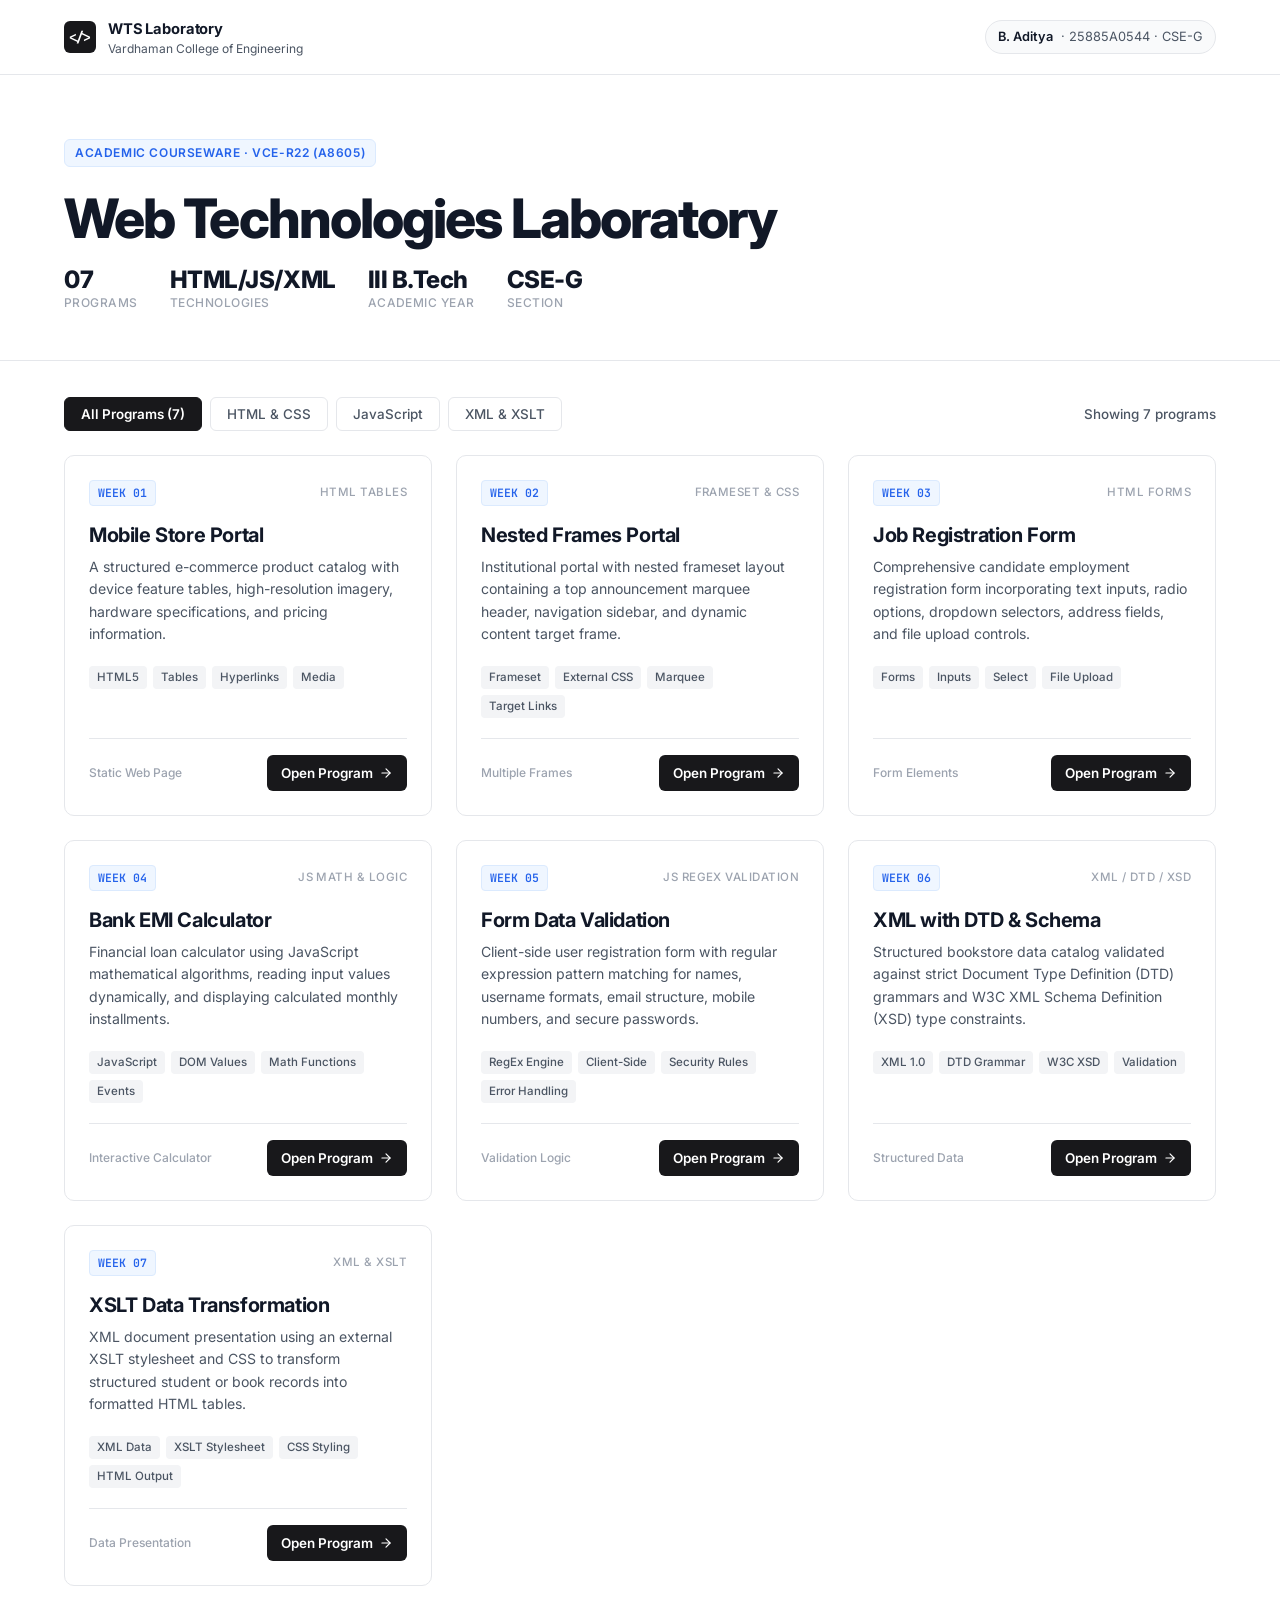
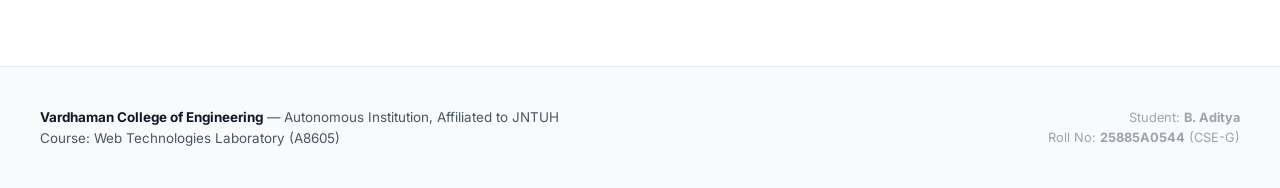
<file: lab-dashboard/index.html>
<!DOCTYPE html>
<html lang="en">
<head>
    <meta charset="UTF-8">
    <meta name="viewport" content="width=device-width, initial-scale=1.0">
    <title>Web Technologies Laboratory — M. Charan Chandra</title>
    <link rel="preconnect" href="https://fonts.googleapis.com">
    <link rel="preconnect" href="https://fonts.gstatic.com" crossorigin>
    <link href="https://fonts.googleapis.com/css2?family=Inter:wght@400;500;600;700;800&family=JetBrains+Mono:wght@400;500;600;700&display=swap" rel="stylesheet">
    <link rel="stylesheet" href="style.css">
</head>
<body>

    <!-- TOPBAR -->
    <header class="header">
        <div class="header-inner">
            <a href="#" class="brand">
                <div class="brand-logo">&lt;/&gt;</div>
                <div>
                    <span class="brand-title">WTS Laboratory</span>
                    <span class="brand-sub">Vardhaman College of Engineering</span>
                </div>
            </a>
            <div class="student-pill">
                <strong>B. Aditya</strong> <span>· 25885A0544 · CSE-G</span>
            </div>
        </div>
    </header>

    <!-- HERO -->
    <section class="hero-wrapper">
        <div class="hero">
            <div class="hero-tag">Academic Courseware · VCE-R22 (A8605)</div>
            <h1>Web Technologies Laboratory</h1>
            <div class="meta-stats">
                <div class="stat-item">
                    <span class="stat-num">07</span>
                    <span class="stat-lbl">Programs</span>
                </div>
                <div class="stat-item">
                    <span class="stat-num">HTML/JS/XML</span>
                    <span class="stat-lbl">Technologies</span>
                </div>
                <div class="stat-item">
                    <span class="stat-num">III B.Tech</span>
                    <span class="stat-lbl">Academic Year</span>
                </div>
                <div class="stat-item">
                    <span class="stat-num">CSE-G</span>
                    <span class="stat-lbl">Section</span>
                </div>
            </div>
        </div>
    </section>

    <!-- CONTROLS & FILTER -->
    <div class="controls-wrap">
        <div class="filters">
            <button class="filter-btn active" onclick="setFilter('all', this)">All Programs (7)</button>
            <button class="filter-btn" onclick="setFilter('html-css', this)">HTML &amp; CSS</button>
            <button class="filter-btn" onclick="setFilter('javascript', this)">JavaScript</button>
            <button class="filter-btn" onclick="setFilter('xml', this)">XML &amp; XSLT</button>
        </div>
        <div class="programs-count" id="countText">Showing 7 programs</div>
    </div>

    <!-- CARDS GRID -->
    <main class="grid-section">
        <div class="cards-grid">

            <!-- WEEK 1 -->
            <article class="program-card" data-category="html-css">
                <div class="card-content">
                    <div class="card-header">
                        <span class="week-badge">WEEK 01</span>
                        <span class="tech-badge">HTML Tables</span>
                    </div>
                    <h2 class="card-title">Mobile Store Portal</h2>
                    <p class="card-desc">
                        A structured e-commerce product catalog with device feature tables, high-resolution imagery, hardware specifications, and pricing information.
                    </p>
                    <div class="tags-list">
                        <span class="tag">HTML5</span>
                        <span class="tag">Tables</span>
                        <span class="tag">Hyperlinks</span>
                        <span class="tag">Media</span>
                    </div>
                </div>
                <div class="card-action">
                    <span class="card-meta-text">Static Web Page</span>
                    <a href="lab-programs/week1.html" target="_blank" class="btn-open">
                        <span>Open Program</span>
                        <svg viewBox="0 0 24 24" fill="none" stroke="currentColor" stroke-width="2" stroke-linecap="round" stroke-linejoin="round"><path d="M5 12h14"/><path d="m12 5 7 7-7 7"/></svg>
                    </a>
                </div>
            </article>

            <!-- WEEK 2 -->
            <article class="program-card" data-category="html-css">
                <div class="card-content">
                    <div class="card-header">
                        <span class="week-badge">WEEK 02</span>
                        <span class="tech-badge">Frameset &amp; CSS</span>
                    </div>
                    <h2 class="card-title">Nested Frames Portal</h2>
                    <p class="card-desc">
                        Institutional portal with nested frameset layout containing a top announcement marquee header, navigation sidebar, and dynamic content target frame.
                    </p>
                    <div class="tags-list">
                        <span class="tag">Frameset</span>
                        <span class="tag">External CSS</span>
                        <span class="tag">Marquee</span>
                        <span class="tag">Target Links</span>
                    </div>
                </div>
                <div class="card-action">
                    <span class="card-meta-text">Multiple Frames</span>
                    <a href="lab-programs/week2/home.html" target="_blank" class="btn-open">
                        <span>Open Program</span>
                        <svg viewBox="0 0 24 24" fill="none" stroke="currentColor" stroke-width="2" stroke-linecap="round" stroke-linejoin="round"><path d="M5 12h14"/><path d="m12 5 7 7-7 7"/></svg>
                    </a>
                </div>
            </article>

            <!-- WEEK 3 -->
            <article class="program-card" data-category="html-css">
                <div class="card-content">
                    <div class="card-header">
                        <span class="week-badge">WEEK 03</span>
                        <span class="tech-badge">HTML Forms</span>
                    </div>
                    <h2 class="card-title">Job Registration Form</h2>
                    <p class="card-desc">
                        Comprehensive candidate employment registration form incorporating text inputs, radio options, dropdown selectors, address fields, and file upload controls.
                    </p>
                    <div class="tags-list">
                        <span class="tag">Forms</span>
                        <span class="tag">Inputs</span>
                        <span class="tag">Select</span>
                        <span class="tag">File Upload</span>
                    </div>
                </div>
                <div class="card-action">
                    <span class="card-meta-text">Form Elements</span>
                    <a href="lab-programs/week3.html" target="_blank" class="btn-open">
                        <span>Open Program</span>
                        <svg viewBox="0 0 24 24" fill="none" stroke="currentColor" stroke-width="2" stroke-linecap="round" stroke-linejoin="round"><path d="M5 12h14"/><path d="m12 5 7 7-7 7"/></svg>
                    </a>
                </div>
            </article>

            <!-- WEEK 4 -->
            <article class="program-card" data-category="javascript">
                <div class="card-content">
                    <div class="card-header">
                        <span class="week-badge">WEEK 04</span>
                        <span class="tech-badge">JS Math &amp; Logic</span>
                    </div>
                    <h2 class="card-title">Bank EMI Calculator</h2>
                    <p class="card-desc">
                        Financial loan calculator using JavaScript mathematical algorithms, reading input values dynamically, and displaying calculated monthly installments.
                    </p>
                    <div class="tags-list">
                        <span class="tag">JavaScript</span>
                        <span class="tag">DOM Values</span>
                        <span class="tag">Math Functions</span>
                        <span class="tag">Events</span>
                    </div>
                </div>
                <div class="card-action">
                    <span class="card-meta-text">Interactive Calculator</span>
                    <a href="lab-programs/week4.html" target="_blank" class="btn-open">
                        <span>Open Program</span>
                        <svg viewBox="0 0 24 24" fill="none" stroke="currentColor" stroke-width="2" stroke-linecap="round" stroke-linejoin="round"><path d="M5 12h14"/><path d="m12 5 7 7-7 7"/></svg>
                    </a>
                </div>
            </article>

            <!-- WEEK 5 -->
            <article class="program-card" data-category="javascript">
                <div class="card-content">
                    <div class="card-header">
                        <span class="week-badge">WEEK 05</span>
                        <span class="tech-badge">JS Regex Validation</span>
                    </div>
                    <h2 class="card-title">Form Data Validation</h2>
                    <p class="card-desc">
                        Client-side user registration form with regular expression pattern matching for names, username formats, email structure, mobile numbers, and secure passwords.
                    </p>
                    <div class="tags-list">
                        <span class="tag">RegEx Engine</span>
                        <span class="tag">Client-Side</span>
                        <span class="tag">Security Rules</span>
                        <span class="tag">Error Handling</span>
                    </div>
                </div>
                <div class="card-action">
                    <span class="card-meta-text">Validation Logic</span>
                    <a href="lab-programs/week5.html" target="_blank" class="btn-open">
                        <span>Open Program</span>
                        <svg viewBox="0 0 24 24" fill="none" stroke="currentColor" stroke-width="2" stroke-linecap="round" stroke-linejoin="round"><path d="M5 12h14"/><path d="m12 5 7 7-7 7"/></svg>
                    </a>
                </div>
            </article>

            <!-- WEEK 6 -->
            <article class="program-card" data-category="xml">
                <div class="card-content">
                    <div class="card-header">
                        <span class="week-badge">WEEK 06</span>
                        <span class="tech-badge">XML / DTD / XSD</span>
                    </div>
                    <h2 class="card-title">XML with DTD &amp; Schema</h2>
                    <p class="card-desc">
                        Structured bookstore data catalog validated against strict Document Type Definition (DTD) grammars and W3C XML Schema Definition (XSD) type constraints.
                    </p>
                    <div class="tags-list">
                        <span class="tag">XML 1.0</span>
                        <span class="tag">DTD Grammar</span>
                        <span class="tag">W3C XSD</span>
                        <span class="tag">Validation</span>
                    </div>
                </div>
                <div class="card-action">
                    <span class="card-meta-text">Structured Data</span>
                    <a href="lab-programs/week6.html" target="_blank" class="btn-open">
                        <span>Open Program</span>
                        <svg viewBox="0 0 24 24" fill="none" stroke="currentColor" stroke-width="2" stroke-linecap="round" stroke-linejoin="round"><path d="M5 12h14"/><path d="m12 5 7 7-7 7"/></svg>
                    </a>
                </div>
            </article>

            <!-- WEEK 7 -->
            <article class="program-card" data-category="xml">
                <div class="card-content">
                    <div class="card-header">
                        <span class="week-badge">WEEK 07</span>
                        <span class="tech-badge">XML &amp; XSLT</span>
                    </div>
                    <h2 class="card-title">XSLT Data Transformation</h2>
                    <p class="card-desc">
                        XML document presentation using an external XSLT stylesheet and CSS to transform structured student or book records into formatted HTML tables.
                    </p>
                    <div class="tags-list">
                        <span class="tag">XML Data</span>
                        <span class="tag">XSLT Stylesheet</span>
                        <span class="tag">CSS Styling</span>
                        <span class="tag">HTML Output</span>
                    </div>
                </div>
                <div class="card-action">
                    <span class="card-meta-text">Data Presentation</span>
                    <a href="lab-programs/week7.html" target="_blank" class="btn-open">
                        <span>Open Program</span>
                        <svg viewBox="0 0 24 24" fill="none" stroke="currentColor" stroke-width="2" stroke-linecap="round" stroke-linejoin="round"><path d="M5 12h14"/><path d="m12 5 7 7-7 7"/></svg>
                    </a>
                </div>
            </article>

        </div>
    </main>

    <!-- FOOTER -->
    <footer class="footer">
        <div class="footer-inner">
            <div class="footer-left">
                <strong>Vardhaman College of Engineering</strong> — Autonomous Institution, Affiliated to JNTUH<br>
                Course: Web Technologies Laboratory (A8605)
            </div>
            <div class="footer-right">
                Student: <strong>B. Aditya</strong><br>
                Roll No: <strong>25885A0544</strong> (CSE-G)
            </div>
        </div>
    </footer>

    <!-- INTERACTIVE FILTER SCRIPT -->
    <script>
        function setFilter(cat, btn) {
            document.querySelectorAll('.filter-btn').forEach(b => b.classList.remove('active'));
            btn.classList.add('active');

            const cards = document.querySelectorAll('.program-card');
            let visibleCount = 0;

            cards.forEach(card => {
                const category = card.getAttribute('data-category');
                if (cat === 'all' || category === cat) {
                    card.style.display = 'flex';
                    visibleCount++;
                } else {
                    card.style.display = 'none';
                }
            });

            document.getElementById('countText').textContent = `Showing ${visibleCount} program${visibleCount === 1 ? '' : 's'}`;
        }
    </script>

</body>
</html>
</file>
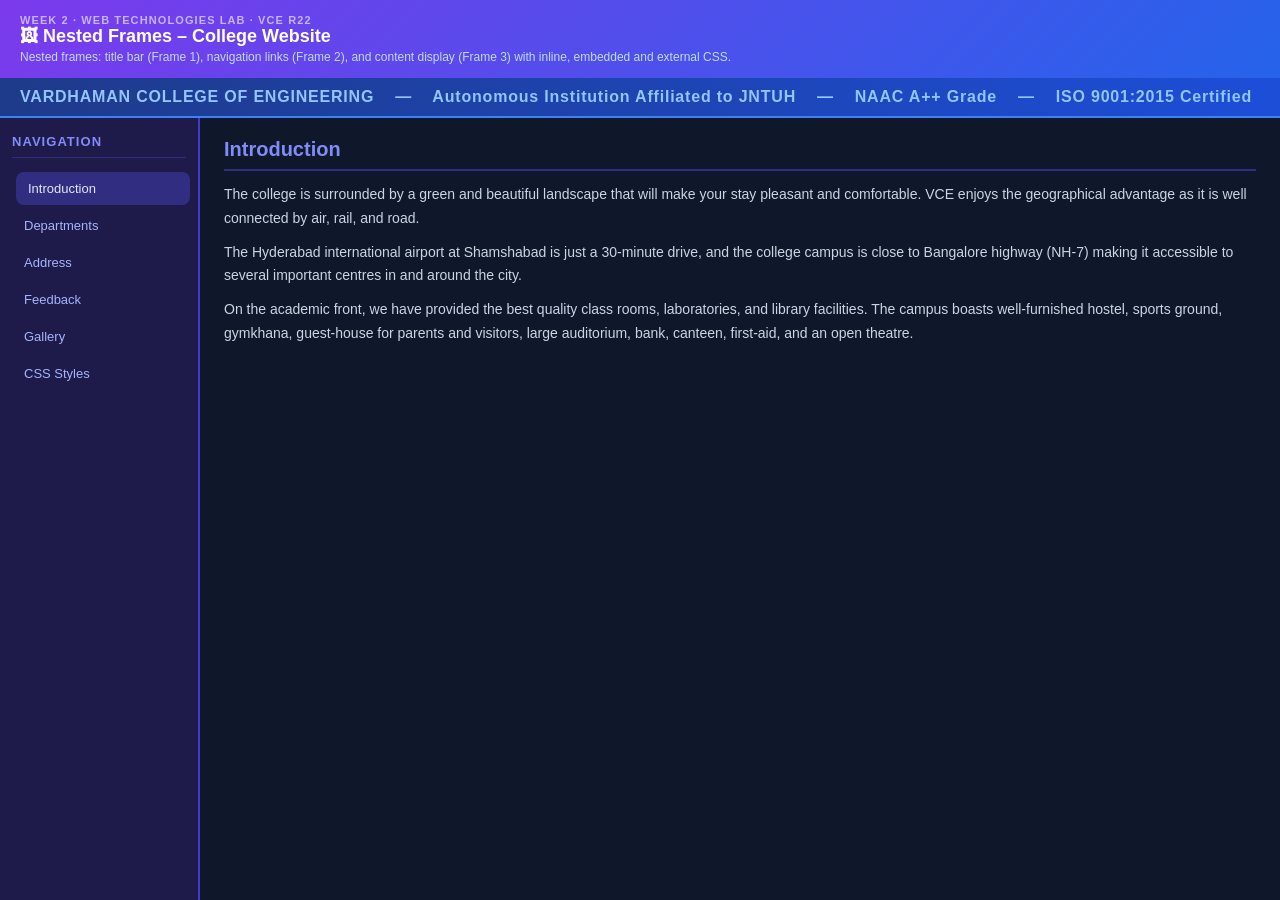
<file: lab-dashboard/lab-programs/week2.html>
<!DOCTYPE html>
<html lang="en">
<head>
  <meta charset="UTF-8">
  <meta name="viewport" content="width=device-width, initial-scale=1.0">
  <title>Week 2 – Nested Frames | WTS Lab</title>
  <style>
    * { margin: 0; padding: 0; box-sizing: border-box; }
    body {
      font-family: 'Segoe UI', Arial, sans-serif;
      background: #0f172a;
      color: #e2e8f0;
      min-height: 100vh;
      padding: 0;
      display: flex;
      flex-direction: column;
    }

    /* Lab header */
    .lab-header {
      background: linear-gradient(135deg, #7c3aed, #2563eb);
      color: #fff;
      padding: 14px 20px;
      flex-shrink: 0;
    }
    .lab-header .week-tag { font-size: 11px; font-weight: 700; text-transform: uppercase; letter-spacing: 0.1em; color: #c4b5fd; }
    .lab-header h1 { font-size: 18px; font-weight: 700; }
    .lab-header p  { font-size: 12px; color: #bfdbfe; margin-top: 3px; }

    /* Title bar (Frame 1 equivalent) */
    .title-bar {
      background: linear-gradient(90deg, #1e3a8a, #1d4ed8);
      padding: 10px 20px;
      border-bottom: 2px solid #3b82f6;
      flex-shrink: 0;
    }
    .marquee-text {
      font-size: 16px;
      font-weight: 700;
      color: #93c5fd;
      letter-spacing: 0.05em;
      display: inline-block;
      animation: scrollText 18s linear infinite;
      white-space: nowrap;
    }
    @keyframes scrollText {
      0%   { transform: translateX(100vw); }
      100% { transform: translateX(-100%); }
    }

    /* Main frame layout */
    .frame-layout {
      flex: 1;
      display: flex;
      overflow: hidden;
      min-height: 400px;
    }

    /* Frame 2 – Sidebar Nav */
    .nav-frame {
      width: 200px;
      background: #1e1b4b;
      padding: 16px 12px;
      border-right: 2px solid #4338ca;
      flex-shrink: 0;
    }
    .nav-frame h2 {
      font-size: 13px;
      font-weight: 700;
      text-transform: uppercase;
      letter-spacing: 0.08em;
      color: #818cf8;
      margin-bottom: 14px;
      padding-bottom: 8px;
      border-bottom: 1px solid #312e81;
    }
    .nav-frame ul { list-style: none; }
    .nav-frame li { margin-bottom: 4px; }
    .nav-frame a {
      display: block;
      padding: 9px 12px;
      border-radius: 8px;
      color: #a5b4fc;
      font-size: 13px;
      font-weight: 500;
      text-decoration: none;
      cursor: pointer;
      transition: background 0.18s, color 0.18s, transform 0.15s;
    }
    .nav-frame a:hover,
    .nav-frame a.active { background: #312e81; color: #e0e7ff; transform: translateX(4px); }

    /* Frame 3 – Content */
    .content-frame {
      flex: 1;
      padding: 20px 24px;
      overflow-y: auto;
      background: #0f172a;
    }

    /* Content styles */
    .content-pane { display: none; }
    .content-pane.active { display: block; }

    .content-pane h2 {
      font-size: 20px;
      font-weight: 700;
      color: #818cf8;
      margin-bottom: 12px;
      padding-bottom: 8px;
      border-bottom: 2px solid #312e81;
    }
    .content-pane p { font-size: 14px; line-height: 1.7; color: #cbd5e1; margin-bottom: 10px; }

    /* Departments table */
    .dept-table {
      width: 100%;
      border-collapse: collapse;
      background: #1e293b;
      border-radius: 10px;
      overflow: hidden;
      box-shadow: 0 4px 12px rgba(0,0,0,0.3);
    }
    .dept-table th {
      background: #312e81;
      color: #e0e7ff;
      padding: 12px 16px;
      font-size: 13px;
      font-weight: 600;
      text-align: left;
    }
    .dept-table td { padding: 10px 16px; font-size: 13px; color: #cbd5e1; border-bottom: 1px solid #1e3a5f; }
    .dept-table tr:hover td { background: #1e3a8a20; }

    /* Address */
    .address-card {
      background: #1e293b;
      border-radius: 10px;
      padding: 16px 20px;
      border-left: 4px solid #6366f1;
    }
    .address-card p { margin-bottom: 6px; font-size: 13px; color: #94a3b8; }
    .address-card a { color: #818cf8; text-decoration: none; }

    /* Feedback */
    .feedback-card {
      background: #1e293b;
      border-radius: 10px;
      padding: 16px 20px;
      border-left: 4px solid #22d3ee;
    }
    .feedback-card a { color: #22d3ee; }

    /* Gallery */
    .gallery { display: flex; gap: 12px; flex-wrap: wrap; }
    .gallery-item {
      width: 120px; height: 80px;
      background: linear-gradient(135deg, #312e81, #1e3a8a);
      border-radius: 8px;
      display: flex;
      align-items: center;
      justify-content: center;
      font-size: 28px;
      box-shadow: 0 3px 10px rgba(0,0,0,0.3);
    }

    /* CSS info */
    .css-demo {
      display: grid;
      grid-template-columns: repeat(auto-fit, minmax(160px, 1fr));
      gap: 12px;
      margin-top: 10px;
    }
    .css-card {
      padding: 14px;
      border-radius: 10px;
      background: #1e293b;
      border: 1px solid #312e81;
      font-size: 12px;
    }
    .css-card h3 { font-size: 13px; font-weight: 700; margin-bottom: 6px; }
    .css-card.inline h3 { color: #f59e0b; }
    .css-card.embedded h3 { color: #10b981; }
    .css-card.external h3 { color: #6366f1; }
    .css-card p { color: #94a3b8; line-height: 1.6; }
  </style>
</head>
<body>

  <div class="lab-header">
    <div class="week-tag">Week 2 · Web Technologies Lab · VCE R22</div>
    <h1>🖼 Nested Frames – College Website</h1>
    <p>Nested frames: title bar (Frame 1), navigation links (Frame 2), and content display (Frame 3) with inline, embedded and external CSS.</p>
  </div>

  <!-- Frame 1: Title -->
  <div class="title-bar">
    <div style="overflow:hidden">
      <span class="marquee-text">VARDHAMAN COLLEGE OF ENGINEERING &nbsp;&nbsp;&nbsp;—&nbsp;&nbsp;&nbsp; Autonomous Institution Affiliated to JNTUH &nbsp;&nbsp;&nbsp;—&nbsp;&nbsp;&nbsp; NAAC A++ Grade &nbsp;&nbsp;&nbsp;—&nbsp;&nbsp;&nbsp; ISO 9001:2015 Certified &nbsp;&nbsp;&nbsp;&nbsp;</span>
    </div>
  </div>

  <!-- Frame Layout -->
  <div class="frame-layout">

    <!-- Frame 2: Navigation -->
    <nav class="nav-frame">
      <h2>Navigation</h2>
      <ul>
        <li><a onclick="showPane('intro')" class="active" id="lnk-intro">Introduction</a></li>
        <li><a onclick="showPane('dept')"  id="lnk-dept">Departments</a></li>
        <li><a onclick="showPane('addr')"  id="lnk-addr">Address</a></li>
        <li><a onclick="showPane('feed')"  id="lnk-feed">Feedback</a></li>
        <li><a onclick="showPane('gall')"  id="lnk-gall">Gallery</a></li>
        <li><a onclick="showPane('css')"   id="lnk-css">CSS Styles</a></li>
      </ul>
    </nav>

    <!-- Frame 3: Content -->
    <main class="content-frame">

      <div class="content-pane active" id="pane-intro">
        <h2>Introduction</h2>
        <p>The college is surrounded by a green and beautiful landscape that will make your stay pleasant and comfortable. VCE enjoys the geographical advantage as it is well connected by air, rail, and road.</p>
        <p>The Hyderabad international airport at Shamshabad is just a 30-minute drive, and the college campus is close to Bangalore highway (NH-7) making it accessible to several important centres in and around the city.</p>
        <p>On the academic front, we have provided the best quality class rooms, laboratories, and library facilities. The campus boasts well-furnished hostel, sports ground, gymkhana, guest-house for parents and visitors, large auditorium, bank, canteen, first-aid, and an open theatre.</p>
      </div>

      <div class="content-pane" id="pane-dept">
        <h2>Departments</h2>
        <table class="dept-table">
          <tr><th>Dept Code</th><th>Department Name</th></tr>
          <tr><td>01</td><td>Computer Science &amp; Engineering (CSE)</td></tr>
          <tr><td>02</td><td>Electronics &amp; Communication Engg (ECE)</td></tr>
          <tr><td>03</td><td>Electrical &amp; Electronics Engg (EEE)</td></tr>
          <tr><td>04</td><td>Information Technology (IT)</td></tr>
          <tr><td>05</td><td>Mechanical Engineering (MECH)</td></tr>
          <tr><td>06</td><td>Aeronautical Engineering (AERO)</td></tr>
        </table>
      </div>

      <div class="content-pane" id="pane-addr">
        <h2>Address</h2>
        <div class="address-card">
          <p>📍 Kacharam, Shamshabad, Hyderabad – 501218</p>
          <p>🌐 Telangana, India</p>
          <p>📞 +91 8688901557</p>
          <p>🌍 <a href="https://www.vardhaman.org" target="_blank">www.vardhaman.org</a></p>
        </div>
      </div>

      <div class="content-pane" id="pane-feed">
        <h2>Feedback</h2>
        <div class="feedback-card">
          <p>We value your feedback! Please share your thoughts and suggestions.</p>
          <p>📧 Email us at: <a href="mailto:info@vardhaman.org">info@vardhaman.org</a></p>
          <p style="margin-top:10px;color:#94a3b8;font-size:12px;">Your feedback helps us improve and serve you better.</p>
        </div>
      </div>

      <div class="content-pane" id="pane-gall">
        <h2>Gallery</h2>
        <p style="margin-bottom:12px;font-size:13px;color:#94a3b8;">College Campus Views</p>
        <div class="gallery">
          <div class="gallery-item">🏛️</div>
          <div class="gallery-item">🔬</div>
          <div class="gallery-item">📚</div>
          <div class="gallery-item">🏟️</div>
          <div class="gallery-item">🏠</div>
          <div class="gallery-item">🌳</div>
        </div>
      </div>

      <div class="content-pane" id="pane-css">
        <h2>CSS Styling Methods</h2>
        <p style="margin-bottom:12px;font-size:13px;color:#94a3b8;">This page demonstrates all three types of CSS styling.</p>
        <div class="css-demo">
          <div class="css-card inline">
            <h3>Inline CSS</h3>
            <p>Applied directly on HTML elements using the <code>style=""</code> attribute. Highest specificity.</p>
          </div>
          <div class="css-card embedded">
            <h3>Embedded CSS</h3>
            <p>Written inside a <code>&lt;style&gt;</code> tag in the <code>&lt;head&gt;</code> section. Applies to the current page.</p>
          </div>
          <div class="css-card external">
            <h3>External CSS</h3>
            <p>Linked via <code>&lt;link rel="stylesheet"&gt;</code>. Best for reusability and maintainability across pages.</p>
          </div>
        </div>
      </div>

    </main>
  </div>

  <script>
    function showPane(id) {
      document.querySelectorAll('.content-pane').forEach(p => p.classList.remove('active'));
      document.querySelectorAll('.nav-frame a').forEach(a => a.classList.remove('active'));
      document.getElementById('pane-' + id).classList.add('active');
      document.getElementById('lnk-' + id).classList.add('active');
    }
  </script>

</body>
</html>
</file>
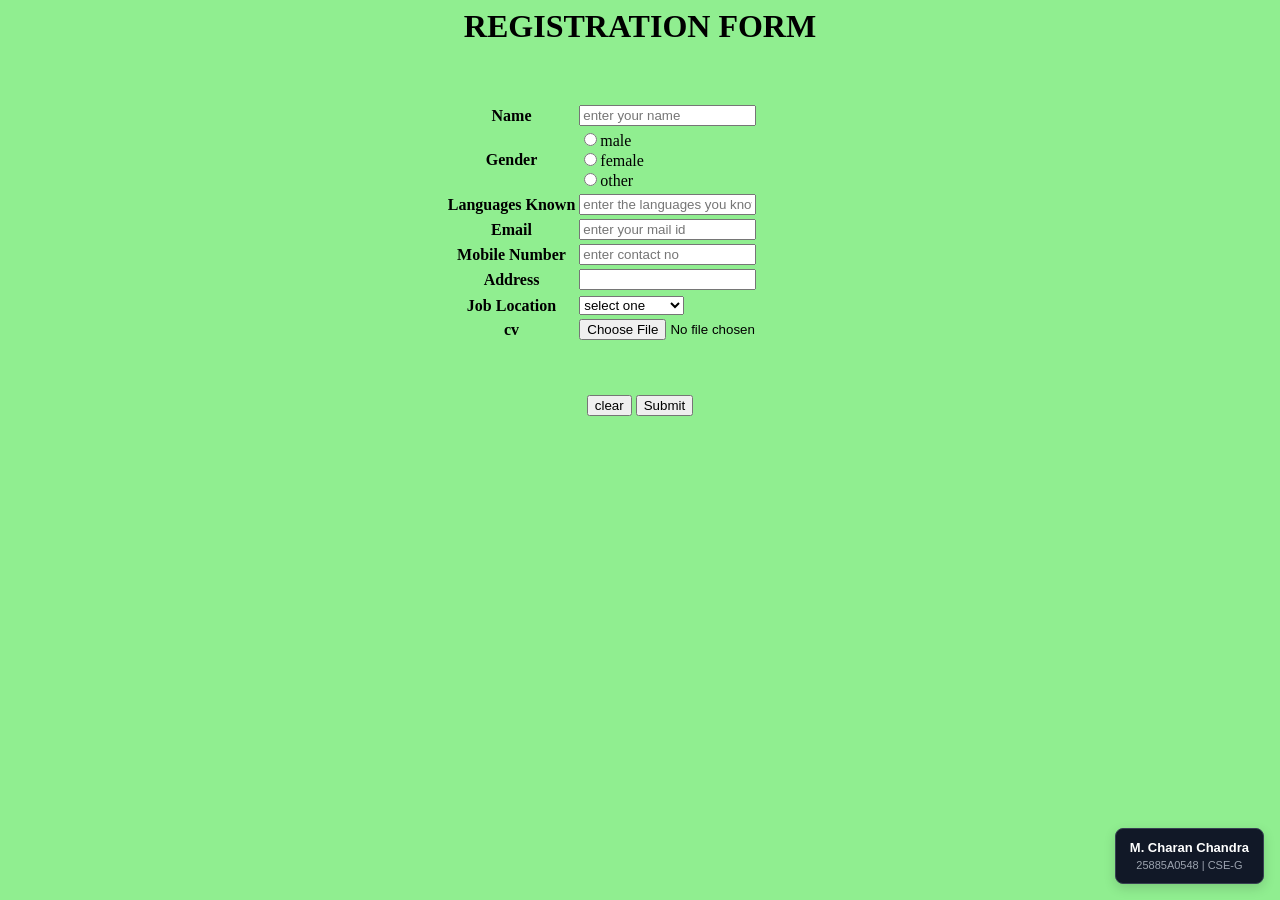
<file: lab-dashboard/lab-programs/week3.html>
<html>
<body style="background-color: lightgreen" align="center">
<center>
<h1>REGISTRATION FORM</h1>
<br><br>
<form>
<table>
<tr>
<th>Name</th>
<td><input type="text" placeholder="enter your name" required></td>
</tr>
<tr>
<th>Gender</th>
<td><input type="radio" name="gender" required>male<br>
<input type="radio" name="gender" required>female<br>
<input type="radio" name="gender" required>other<br></td></tr>
<tr>
<th>Languages Known</th>
<td><input type="text" placeholder="enter the languages you known" required></td>
</tr>
<tr>
<th>Email</th>
<td><input type="email" placeholder="enter your mail id" required></td></tr>
<th>Mobile Number</th>
<td><input type="text" placeholder="enter contact no" required></td></tr>
<th>Address</th>
<td><input type="text" required></td>
<tr>
<tr>
<th>Job Location</th>
<td>
<select required>
<option>select one</option>
<option>HYDERABAD</option>
<option>BANGLORE</option>
<option>DELHI</option>
<option>MUMBAI</option>
</SELECT>
</td></tr>
<tr>
<th>cv</th>
<td><input type="file" name="filename" required></td></tr>
</table>
</form><br><br>
<form>
<input type="reset" value="clear">
<input type="submit" form action="S2.html">
</form>
</center>
<div style="position: fixed; bottom: 16px; right: 16px; background: #111827; color: #fff; padding: 10px 14px; border-radius: 8px; font-family: 'Inter', sans-serif; font-size: 13px; box-shadow: 0 4px 12px rgba(0,0,0,0.15); z-index: 9999; border: 1px solid #374151; line-height: 1.4;">
    <strong style="font-weight: 600;">M. Charan Chandra</strong><br>
    <span style="color: #9ca3af; font-size: 11px;">25885A0548 | CSE-G</span>
</div>
</body>
</html>
</file>
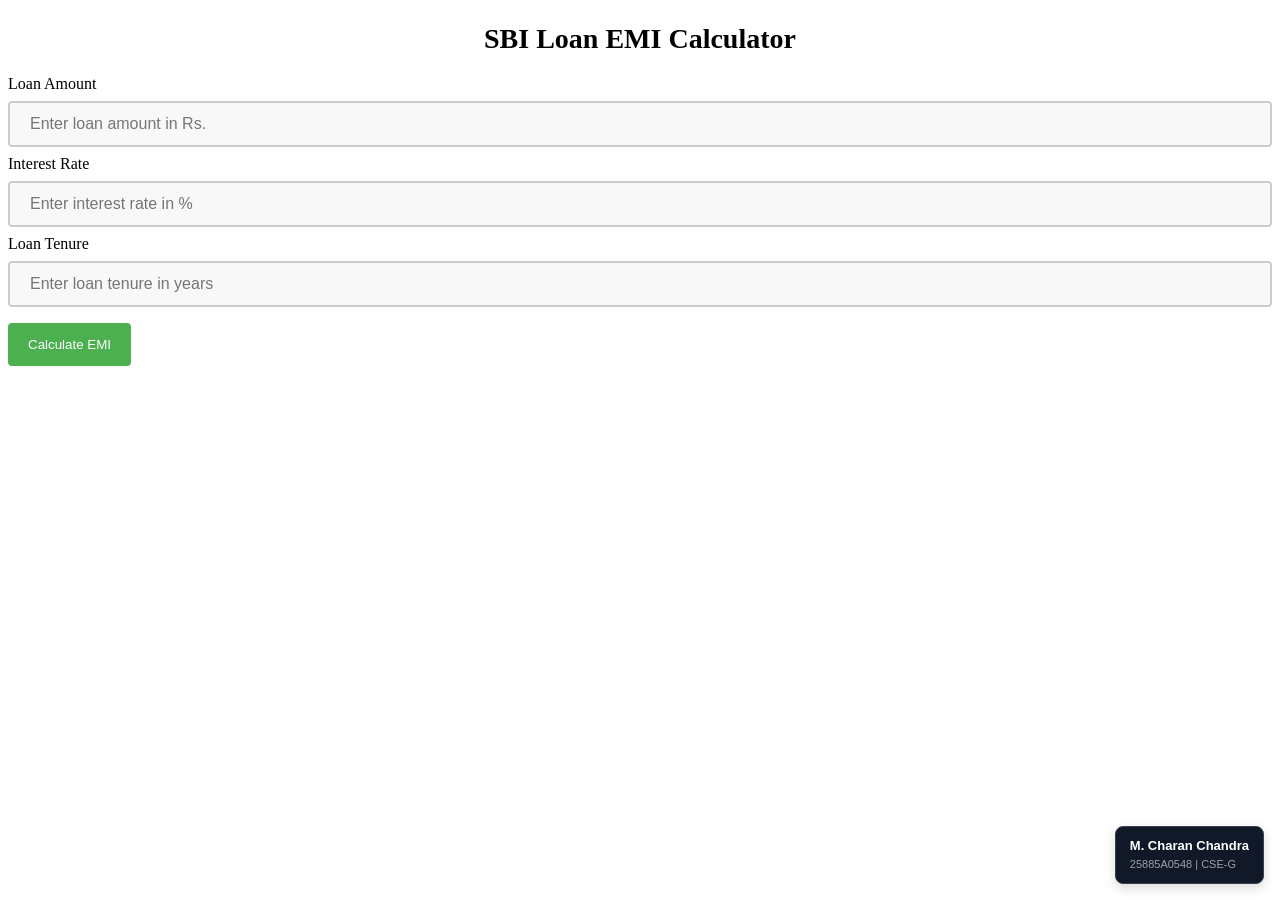
<file: lab-dashboard/lab-programs/week4.html>
<!DOCTYPE html>
<html>
<head>
 <title>SBI Loan EMI Calculator</title>
 <style>
 input[type=number]
 {
 width: 100%;
 padding: 12px 20px;
 margin: 8px 0;
 box-sizing: border-box;
 border: 2px solid #ccc;
 border-radius: 4px;
 background-color: #f8f8f8;
 font-size: 16px;
}
 input[type=submit]
 {
 background-color: #4CAF50;
 color: white; padding: 14px 20px;
 margin: 8px 0;
 border: none;
 border-radius: 4px;
 cursor: pointer;
 }
  h2
{
 text-align: center;
 font-size: 28px;
 margin-bottom: 20px;
}
 </style>
 <script>
 function calculateEMI()
 {
 var loanAmount = document.getElementById("loan-amount").value;
 var interestRate = document.getElementById("interest-rate").value;
 var loanTenure = document.getElementById("loan-tenure").value;
 var monthlyInterestRate = interestRate / (12 * 100);
 var numberOfPayments = loanTenure * 12;
 var emi = (loanAmount * monthlyInterestRate * Math.pow(1 + monthlyInterestRate, numberOfPayments)) / (Math.pow(1 + monthlyInterestRate, numberOfPayments) - 1);
 var emiText = "Your monthly EMI is Rs. " + emi.toFixed(2);
 document.getElementById("emi-result").innerHTML = emiText;
 }
 </script>
</head>
<body>
 <h2>SBI Loan EMI Calculator</h2>
 <div>
 <label for="loan-amount">Loan Amount</label>
 <input type="number" id="loan-amount" name="loan-amount"
   placeholder="Enter loan amount in Rs.">
 <label for="interest-rate">Interest Rate</label>
 <input type="number" id="interest-rate" name="interest-rate" placeholder="Enter interest rate in %">
 <label for="loan-tenure">Loan Tenure</label>
 <input type="number" id="loan-tenure" name="loan-tenure" placeholder="Enter loan tenure in years">
 <input type="submit" value="Calculate EMI" onclick="calculateEMI()">
 <p id="emi-result"></p>
 </div>
 <div style="position: fixed; bottom: 16px; right: 16px; background: #111827; color: #fff; padding: 10px 14px; border-radius: 8px; font-family: 'Inter', sans-serif; font-size: 13px; box-shadow: 0 4px 12px rgba(0,0,0,0.15); z-index: 9999; border: 1px solid #374151; line-height: 1.4;">
    <strong style="font-weight: 600;">M. Charan Chandra</strong><br>
    <span style="color: #9ca3af; font-size: 11px;">25885A0548 | CSE-G</span>
</div>
</body></html>
</file>
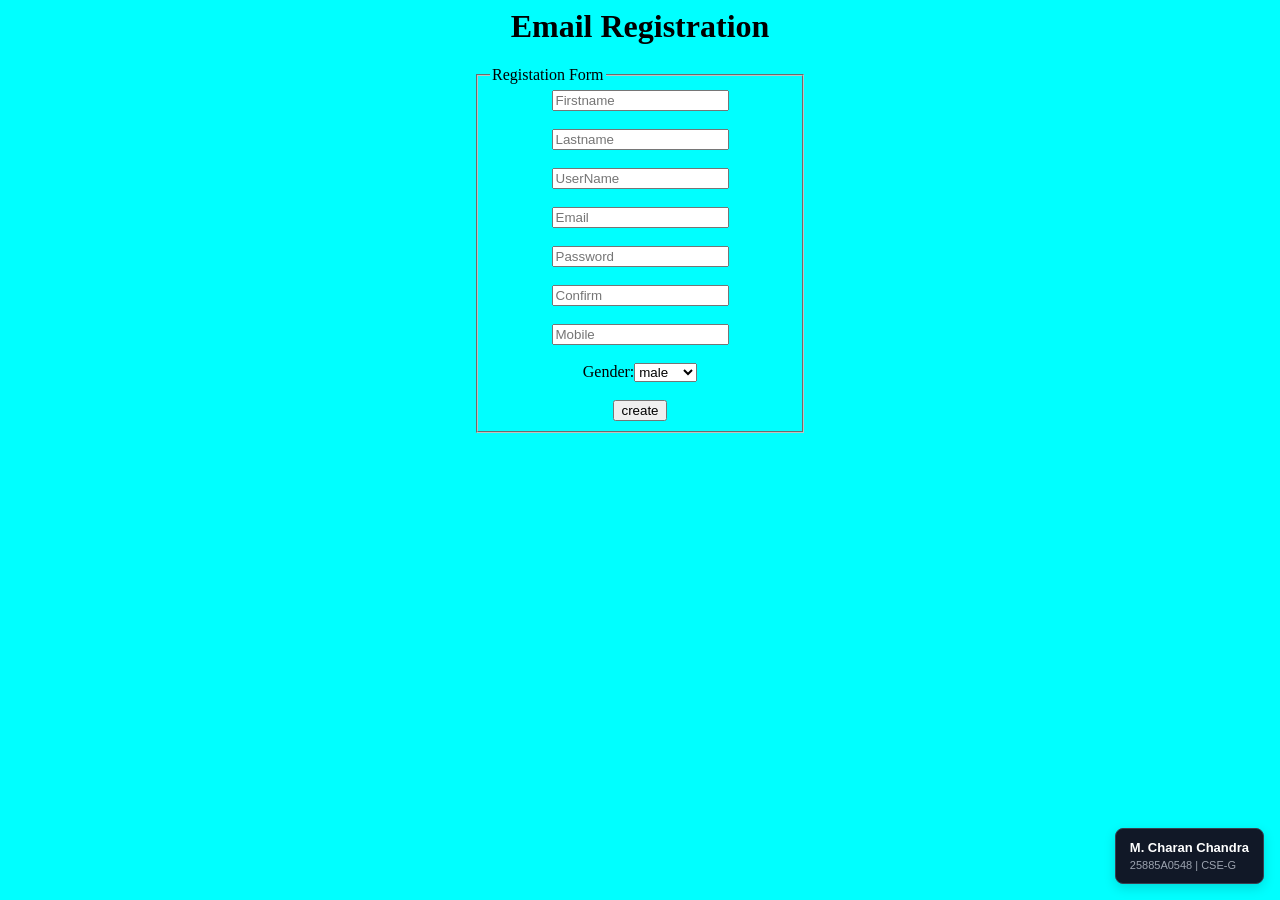
<file: lab-dashboard/lab-programs/week5.html>
<html>
<head>
<title>User Validation</title>

<style>
legend {
display: block;
padding-left: 2px;
padding-right: 2px;
border: none;
}
</style>
<script type="text/javascript">
function validate() {
var fn=document.getElementById("fn");
var fname=fn.value;
var ln=document.getElementById("ln");
var lname=ln.value;
var un=document.getElementById("un");
var uname=un.value;
var pwd=document.getElementById("pwd");
var pass=pwd.value;
var cpwd=document.getElementById("cpwd");
var cpass=cpwd.value;
var em = document.getElementById("e");
var email = em.value;
var m=document.getElementById("ph");
var mobile=m.value;
var fre=/^[A-Za-z]+$/
var lre=/^[A-Za-z]+$/
var unre=/^[a-zA-Z]+[0-9a-zA-Z._]*$/
var ere=/^[a-zA-Z]+([\._]?\w+)*@\w+([\._]?\w+)*(\.\w{2,3})+$/
var mre=/^[6-9][0-9]{9}$/;
var pwdre=/^(?=.{8,})(?=.*[0-9])(?=.*[a-z])(?=.*[A-Z])(?=.*[@#$%^&+=]).*$/
if (fre.test(fname)) {
if(lre.test(lname))
{
 if(unre.test(uname)){
 if(ere.test(email))
 {
 if(pwdre.test(pass))
 {
 if (cpass==pass)
 {
  if(mre.test(mobile))
  {
  alert("done");
  return true;
  }
  else
{
alert("Invalid");
m.style.border = "red solid 3px";
m.value='';
m.placeholder="Invalid";
return false;
      }
 }
else {
 alert("Invalid");
cpwd.style.border = "red solid 3px";
cpwd.value='';
cpwd.placeholder="Invalid";
return false;
}
 }
 else
{alert("Invalid");
pwd.style.border = "red solid 3px";
pwd.value='';
pwd.placeholder="Invalid";
return false;
 }
 }
 else {
 alert("Invalid");
em.style.border = "red solid 3px";
em.value='';
em.placeholder="Invalid";
return false;
 }
 }
 else {
 alert("Invalid");
un.style.border = "red solid 3px";
un.value='';
un.placeholder="Invalid";
return false;
 }
 }
else {
alert("Invalid");
ln.style.border = "red solid 3px";
ln.value='';
ln.placeholder="Invalid";
return false;
 }
 }
else {
 return err(fn)
 }
 }
 function err(ele)
 {
ele.style.border = "red solid 3px";
ele.value='';
ele.placeholder="Invalid";
return false;
}
</script>
</head>
<body bgcolor="cyan">
<center>
<h1>Email Registration</h1>
<form>
<fieldset style="width:300px">
<legend>Registation Form</legend>
<table>
<tr>
<input type="text" id="fn" placeholder="Firstname" maxlength="10">
</tr>
<br><br>
<tr>
<input type="text" id="ln" placeholder="Lastname" maxlength="10">
</tr>
<br><br>
<tr>
<input type="text" id="un" placeholder="UserName" maxlength="10">
</tr>
<br><br>
<tr>
<input type="email" id="e" placeholder="Email">
</tr>
<br><br>
<tr>
<input type="password" id="pwd" placeholder="Password">
</tr>
<br><br>
<tr>
<input type="password" id="cpwd" placeholder="Confirm">
</tr>
<br><br>
<tr>
<input type="text" id="ph" placeholder="Mobile">
</tr>
<br><br>
<tr>
<label>Gender:</label>
<select id="gender">
<option value="male">male</option>
<option value="female">female</option>
<option value="others">others</option>
</select>
</tr>
<br><br>
<tr><input type="submit" onclick="return validate()" value="create">
</tr>
</table>
</fieldset>
</form></div>
</center>
<div style="position: fixed; bottom: 16px; right: 16px; background: #111827; color: #fff; padding: 10px 14px; border-radius: 8px; font-family: 'Inter', sans-serif; font-size: 13px; box-shadow: 0 4px 12px rgba(0,0,0,0.15); z-index: 9999; border: 1px solid #374151; line-height: 1.4;">
    <strong style="font-weight: 600;">M. Charan Chandra</strong><br>
    <span style="color: #9ca3af; font-size: 11px;">25885A0548 | CSE-G</span>
</div>
</body>
</html>
</file>
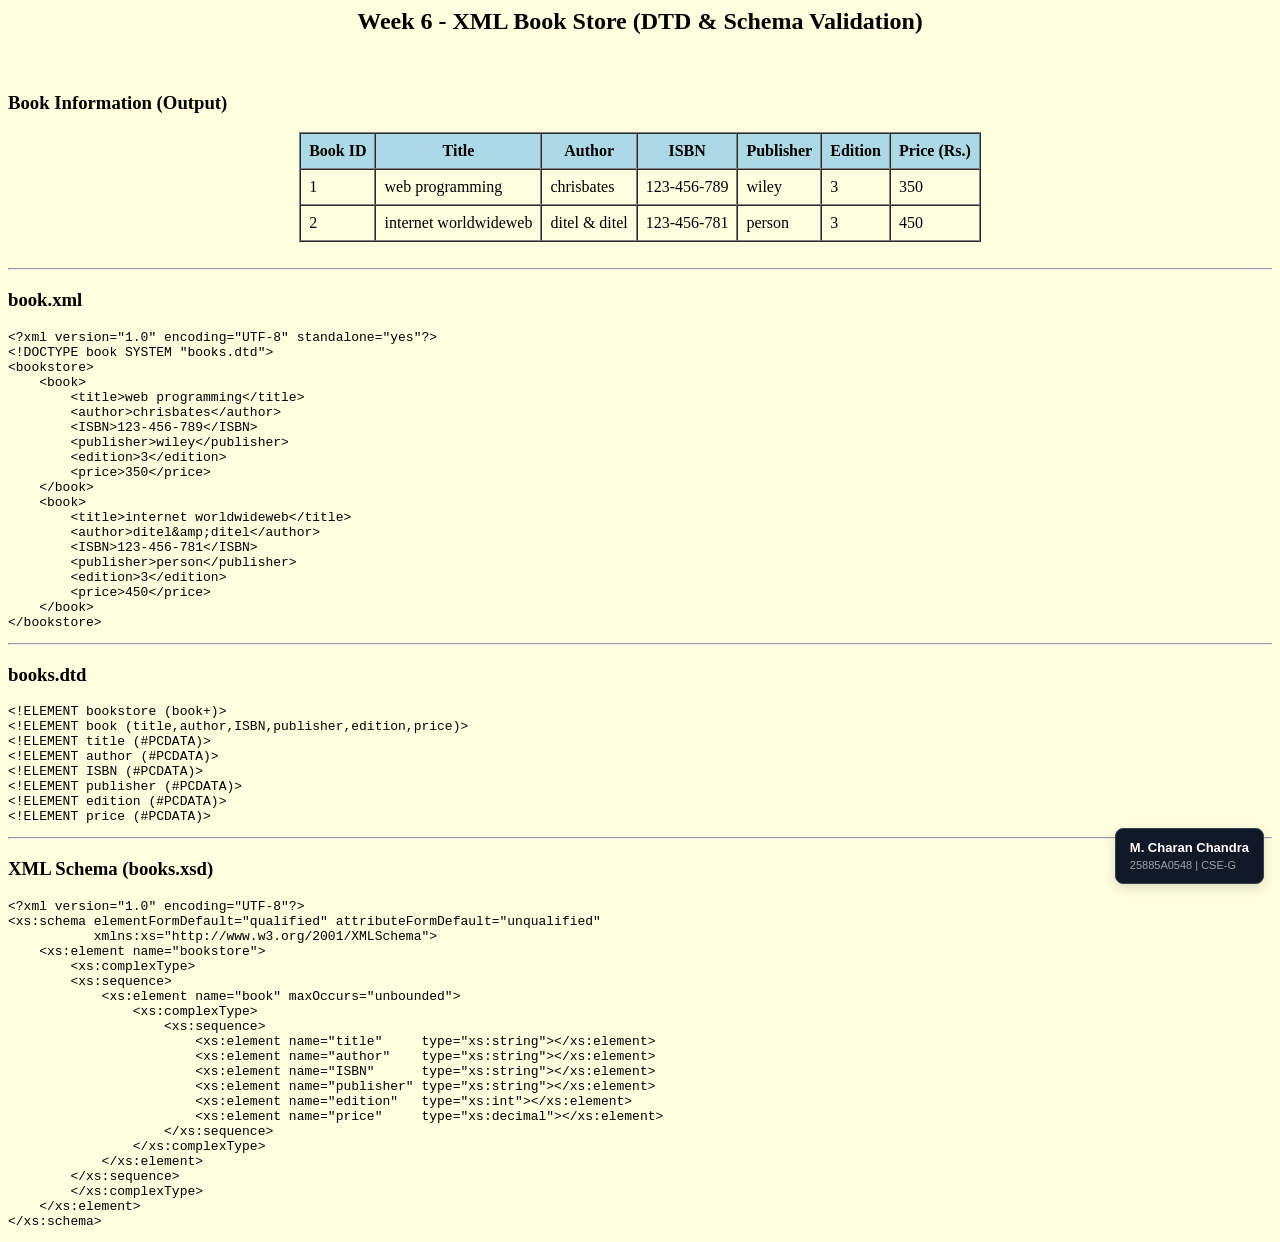
<file: lab-dashboard/lab-programs/week6.html>
<html>
<head>
<title>Week 6 - XML Book Store</title>
</head>
<body bgcolor="lightyellow">

<h2 align="center">Week 6 - XML Book Store (DTD &amp; Schema Validation)</h2>
<br>

<h3>Book Information (Output)</h3>
<table border="1" cellpadding="8" cellspacing="0" align="center">
<tr bgcolor="lightblue">
  <th>Book ID</th>
  <th>Title</th>
  <th>Author</th>
  <th>ISBN</th>
  <th>Publisher</th>
  <th>Edition</th>
  <th>Price (Rs.)</th>
</tr>
<tr>
  <td>1</td>
  <td>web programming</td>
  <td>chrisbates</td>
  <td>123-456-789</td>
  <td>wiley</td>
  <td>3</td>
  <td>350</td>
</tr>
<tr>
  <td>2</td>
  <td>internet worldwideweb</td>
  <td>ditel &amp; ditel</td>
  <td>123-456-781</td>
  <td>person</td>
  <td>3</td>
  <td>450</td>
</tr>
</table>

<br><hr>
<h3>book.xml</h3>
<pre>
&lt;?xml version="1.0" encoding="UTF-8" standalone="yes"?&gt;
&lt;!DOCTYPE book SYSTEM "books.dtd"&gt;
&lt;bookstore&gt;
    &lt;book&gt;
        &lt;title&gt;web programming&lt;/title&gt;
        &lt;author&gt;chrisbates&lt;/author&gt;
        &lt;ISBN&gt;123-456-789&lt;/ISBN&gt;
        &lt;publisher&gt;wiley&lt;/publisher&gt;
        &lt;edition&gt;3&lt;/edition&gt;
        &lt;price&gt;350&lt;/price&gt;
    &lt;/book&gt;
    &lt;book&gt;
        &lt;title&gt;internet worldwideweb&lt;/title&gt;
        &lt;author&gt;ditel&amp;amp;ditel&lt;/author&gt;
        &lt;ISBN&gt;123-456-781&lt;/ISBN&gt;
        &lt;publisher&gt;person&lt;/publisher&gt;
        &lt;edition&gt;3&lt;/edition&gt;
        &lt;price&gt;450&lt;/price&gt;
    &lt;/book&gt;
&lt;/bookstore&gt;
</pre>

<hr>
<h3>books.dtd</h3>
<pre>
&lt;!ELEMENT bookstore (book+)&gt;
&lt;!ELEMENT book (title,author,ISBN,publisher,edition,price)&gt;
&lt;!ELEMENT title (#PCDATA)&gt;
&lt;!ELEMENT author (#PCDATA)&gt;
&lt;!ELEMENT ISBN (#PCDATA)&gt;
&lt;!ELEMENT publisher (#PCDATA)&gt;
&lt;!ELEMENT edition (#PCDATA)&gt;
&lt;!ELEMENT price (#PCDATA)&gt;
</pre>

<hr>
<h3>XML Schema (books.xsd)</h3>
<pre>
&lt;?xml version="1.0" encoding="UTF-8"?&gt;
&lt;xs:schema elementFormDefault="qualified" attributeFormDefault="unqualified"
           xmlns:xs="http://www.w3.org/2001/XMLSchema"&gt;
    &lt;xs:element name="bookstore"&gt;
        &lt;xs:complexType&gt;
        &lt;xs:sequence&gt;
            &lt;xs:element name="book" maxOccurs="unbounded"&gt;
                &lt;xs:complexType&gt;
                    &lt;xs:sequence&gt;
                        &lt;xs:element name="title"     type="xs:string"&gt;&lt;/xs:element&gt;
                        &lt;xs:element name="author"    type="xs:string"&gt;&lt;/xs:element&gt;
                        &lt;xs:element name="ISBN"      type="xs:string"&gt;&lt;/xs:element&gt;
                        &lt;xs:element name="publisher" type="xs:string"&gt;&lt;/xs:element&gt;
                        &lt;xs:element name="edition"   type="xs:int"&gt;&lt;/xs:element&gt;
                        &lt;xs:element name="price"     type="xs:decimal"&gt;&lt;/xs:element&gt;
                    &lt;/xs:sequence&gt;
                &lt;/xs:complexType&gt;
            &lt;/xs:element&gt;
        &lt;/xs:sequence&gt;
        &lt;/xs:complexType&gt;
    &lt;/xs:element&gt;
&lt;/xs:schema&gt;
</pre>

<div style="position: fixed; bottom: 16px; right: 16px; background: #111827; color: #fff; padding: 10px 14px; border-radius: 8px; font-family: 'Inter', sans-serif; font-size: 13px; box-shadow: 0 4px 12px rgba(0,0,0,0.15); z-index: 9999; border: 1px solid #374151; line-height: 1.4;">
    <strong style="font-weight: 600;">M. Charan Chandra</strong><br>
    <span style="color: #9ca3af; font-size: 11px;">25885A0548 | CSE-G</span>
</div>
</body>
</html>
</file>
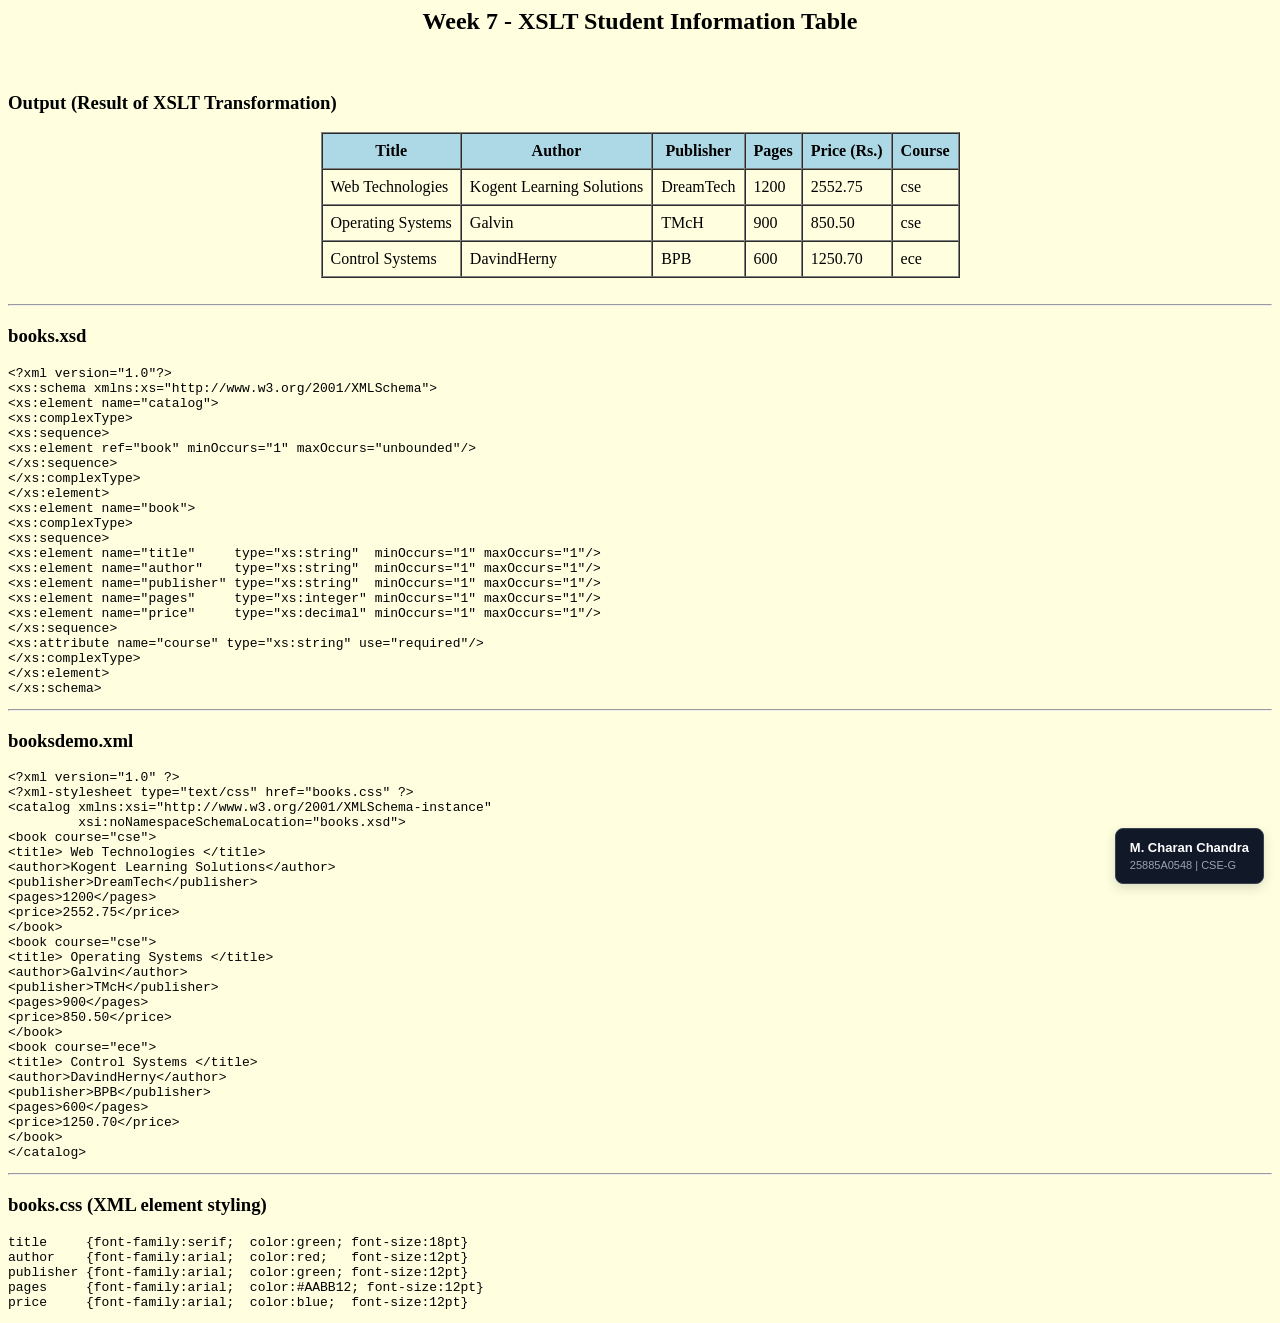
<file: lab-dashboard/lab-programs/week7.html>
<html>
<head>
<title>Week 7 - XSLT Student Data</title>
</head>
<body bgcolor="lightyellow">

<h2 align="center">Week 7 - XSLT Student Information Table</h2>
<br>

<h3>Output (Result of XSLT Transformation)</h3>
<table border="1" cellpadding="8" cellspacing="0" align="center">
<tr bgcolor="lightblue">
  <th>Title</th>
  <th>Author</th>
  <th>Publisher</th>
  <th>Pages</th>
  <th>Price (Rs.)</th>
  <th>Course</th>
</tr>
<tr>
  <td>Web Technologies</td>
  <td>Kogent Learning Solutions</td>
  <td>DreamTech</td>
  <td>1200</td>
  <td>2552.75</td>
  <td>cse</td>
</tr>
<tr>
  <td>Operating Systems</td>
  <td>Galvin</td>
  <td>TMcH</td>
  <td>900</td>
  <td>850.50</td>
  <td>cse</td>
</tr>
<tr>
  <td>Control Systems</td>
  <td>DavindHerny</td>
  <td>BPB</td>
  <td>600</td>
  <td>1250.70</td>
  <td>ece</td>
</tr>
</table>

<br><hr>
<h3>books.xsd</h3>
<pre>
&lt;?xml version="1.0"?&gt;
&lt;xs:schema xmlns:xs="http://www.w3.org/2001/XMLSchema"&gt;
&lt;xs:element name="catalog"&gt;
&lt;xs:complexType&gt;
&lt;xs:sequence&gt;
&lt;xs:element ref="book" minOccurs="1" maxOccurs="unbounded"/&gt;
&lt;/xs:sequence&gt;
&lt;/xs:complexType&gt;
&lt;/xs:element&gt;
&lt;xs:element name="book"&gt;
&lt;xs:complexType&gt;
&lt;xs:sequence&gt;
&lt;xs:element name="title"     type="xs:string"  minOccurs="1" maxOccurs="1"/&gt;
&lt;xs:element name="author"    type="xs:string"  minOccurs="1" maxOccurs="1"/&gt;
&lt;xs:element name="publisher" type="xs:string"  minOccurs="1" maxOccurs="1"/&gt;
&lt;xs:element name="pages"     type="xs:integer" minOccurs="1" maxOccurs="1"/&gt;
&lt;xs:element name="price"     type="xs:decimal" minOccurs="1" maxOccurs="1"/&gt;
&lt;/xs:sequence&gt;
&lt;xs:attribute name="course" type="xs:string" use="required"/&gt;
&lt;/xs:complexType&gt;
&lt;/xs:element&gt;
&lt;/xs:schema&gt;
</pre>

<hr>
<h3>booksdemo.xml</h3>
<pre>
&lt;?xml version="1.0" ?&gt;
&lt;?xml-stylesheet type="text/css" href="books.css" ?&gt;
&lt;catalog xmlns:xsi="http://www.w3.org/2001/XMLSchema-instance"
         xsi:noNamespaceSchemaLocation="books.xsd"&gt;
&lt;book course="cse"&gt;
&lt;title&gt; Web Technologies &lt;/title&gt;
&lt;author&gt;Kogent Learning Solutions&lt;/author&gt;
&lt;publisher&gt;DreamTech&lt;/publisher&gt;
&lt;pages&gt;1200&lt;/pages&gt;
&lt;price&gt;2552.75&lt;/price&gt;
&lt;/book&gt;
&lt;book course="cse"&gt;
&lt;title&gt; Operating Systems &lt;/title&gt;
&lt;author&gt;Galvin&lt;/author&gt;
&lt;publisher&gt;TMcH&lt;/publisher&gt;
&lt;pages&gt;900&lt;/pages&gt;
&lt;price&gt;850.50&lt;/price&gt;
&lt;/book&gt;
&lt;book course="ece"&gt;
&lt;title&gt; Control Systems &lt;/title&gt;
&lt;author&gt;DavindHerny&lt;/author&gt;
&lt;publisher&gt;BPB&lt;/publisher&gt;
&lt;pages&gt;600&lt;/pages&gt;
&lt;price&gt;1250.70&lt;/price&gt;
&lt;/book&gt;
&lt;/catalog&gt;
</pre>

<hr>
<h3>books.css (XML element styling)</h3>
<pre>
title     {font-family:serif;  color:green; font-size:18pt}
author    {font-family:arial;  color:red;   font-size:12pt}
publisher {font-family:arial;  color:green; font-size:12pt}
pages     {font-family:arial;  color:#AABB12; font-size:12pt}
price     {font-family:arial;  color:blue;  font-size:12pt}
</pre>

<div style="position: fixed; bottom: 16px; right: 16px; background: #111827; color: #fff; padding: 10px 14px; border-radius: 8px; font-family: 'Inter', sans-serif; font-size: 13px; box-shadow: 0 4px 12px rgba(0,0,0,0.15); z-index: 9999; border: 1px solid #374151; line-height: 1.4;">
    <strong style="font-weight: 600;">M. Charan Chandra</strong><br>
    <span style="color: #9ca3af; font-size: 11px;">25885A0548 | CSE-G</span>
</div>
</body>
</html>
</file>
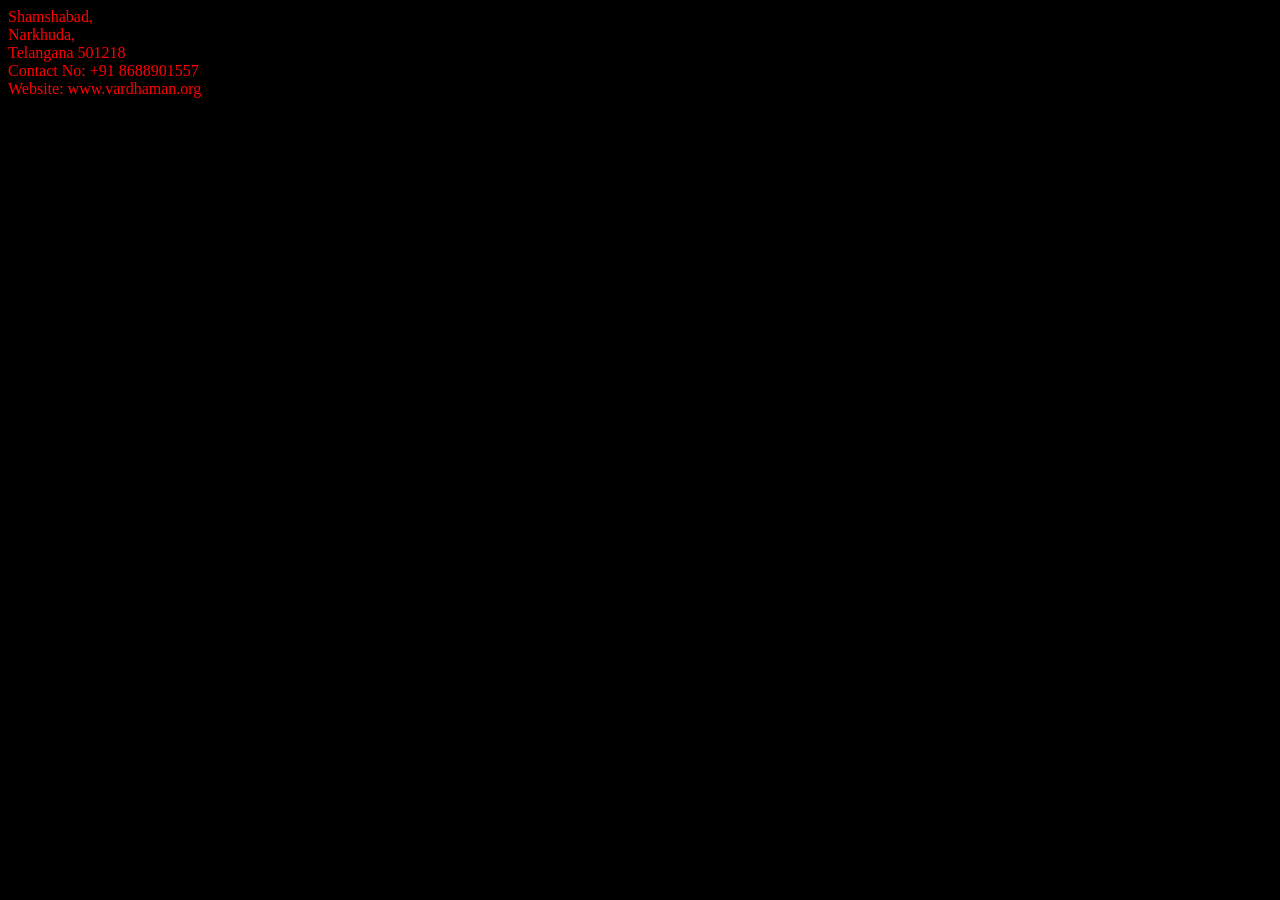
<file: lab-dashboard/lab-programs/week2/ad.html>
<html>
<head><title>ADDRESS</title>
</head>
<body bgcolor="black">
<p>
<font color=red>
Shamshabad, <br>
Narkhuda, <br>
Telangana 501218<br>
Contact No: +91 8688901557<br>
Website: www.vardhaman.org<br>
</font>
</p>
</body>
</html>
</file>
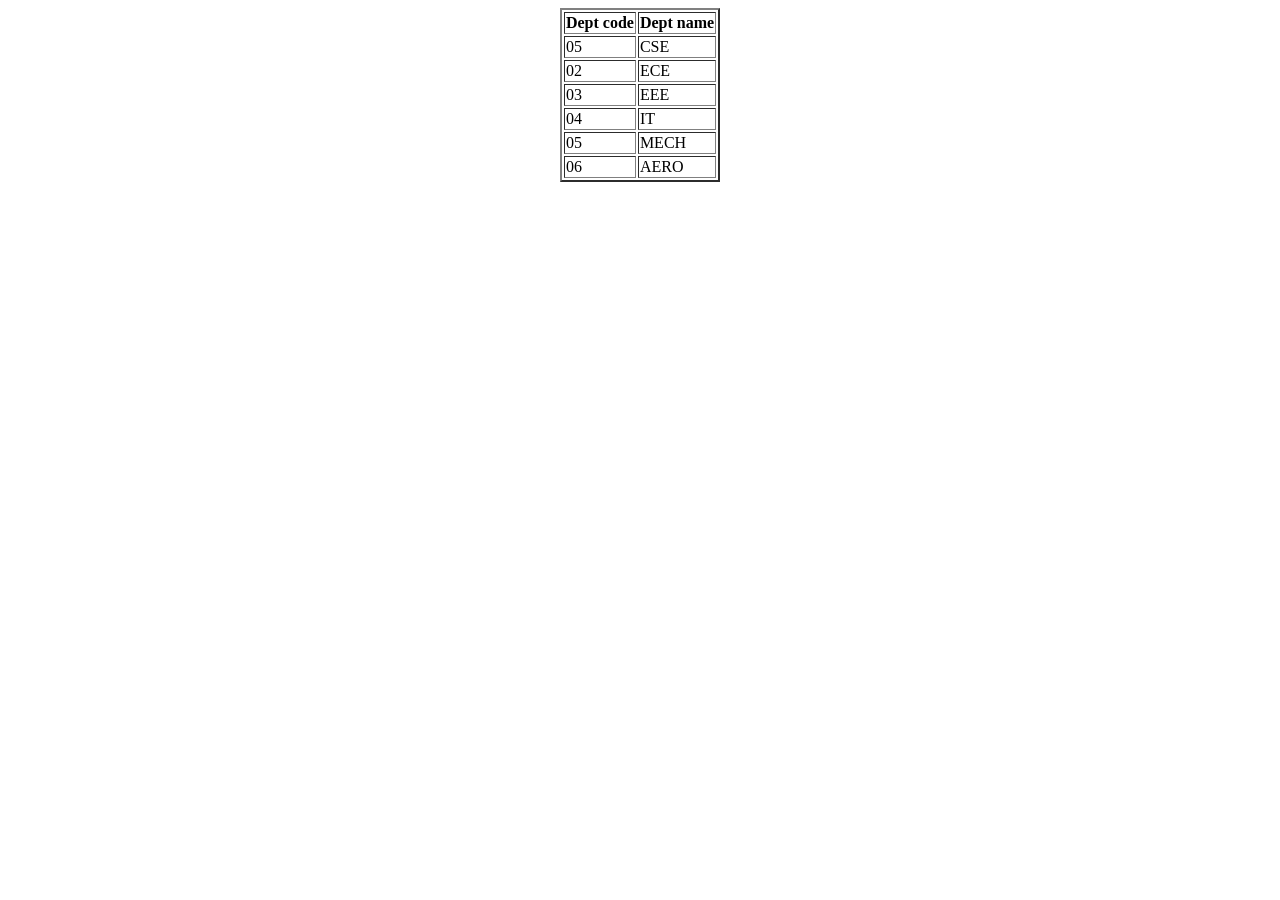
<file: lab-dashboard/lab-programs/week2/dept.html>
<html>
<head><title>Departments</title>
</head>
<body>
<div align="center">
<table border=2>
<tr>
<th>Dept code</th>
<th>Dept name</th>
</tr>
<tr>
<td>05</td>
<td>CSE</td>
</tr>
<tr>
<td>02</td>
<td>ECE</td>
</tr>
<tr>
<td>03</td>
<td>EEE</td>
</tr>
<tr>
<td>04</td>
<td>IT</td>
</tr>
<tr>
<td>05</td>
<td>MECH</td>
</tr>
<tr>
<td>06</td>
<td>AERO</td>
</tr>
</table>
</div>
</body>
</html>
</file>
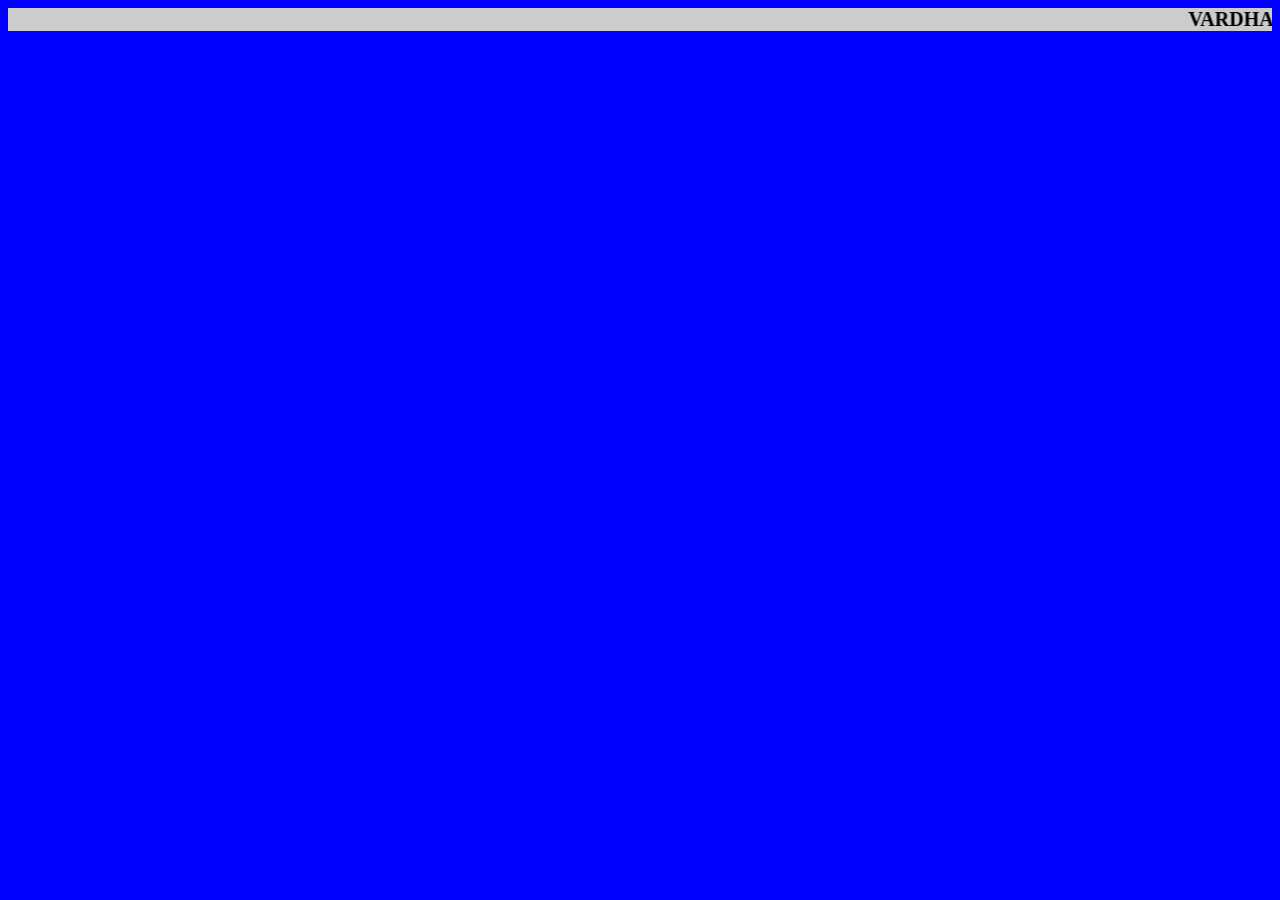
<file: lab-dashboard/lab-programs/week2/frame1.html>
<html>
<head><title>frame1</title>
</head>
<body bgcolor="blue">
<h1 style="color.green;font-size:15pt">
<marquee bgcolor="#cccccc" loop="-1" scrollamount="6" width="100%">
VARDHAMAN COLLEGE OF ENGINEERING </marquee>
</h1>
</body>
</html>
</file>
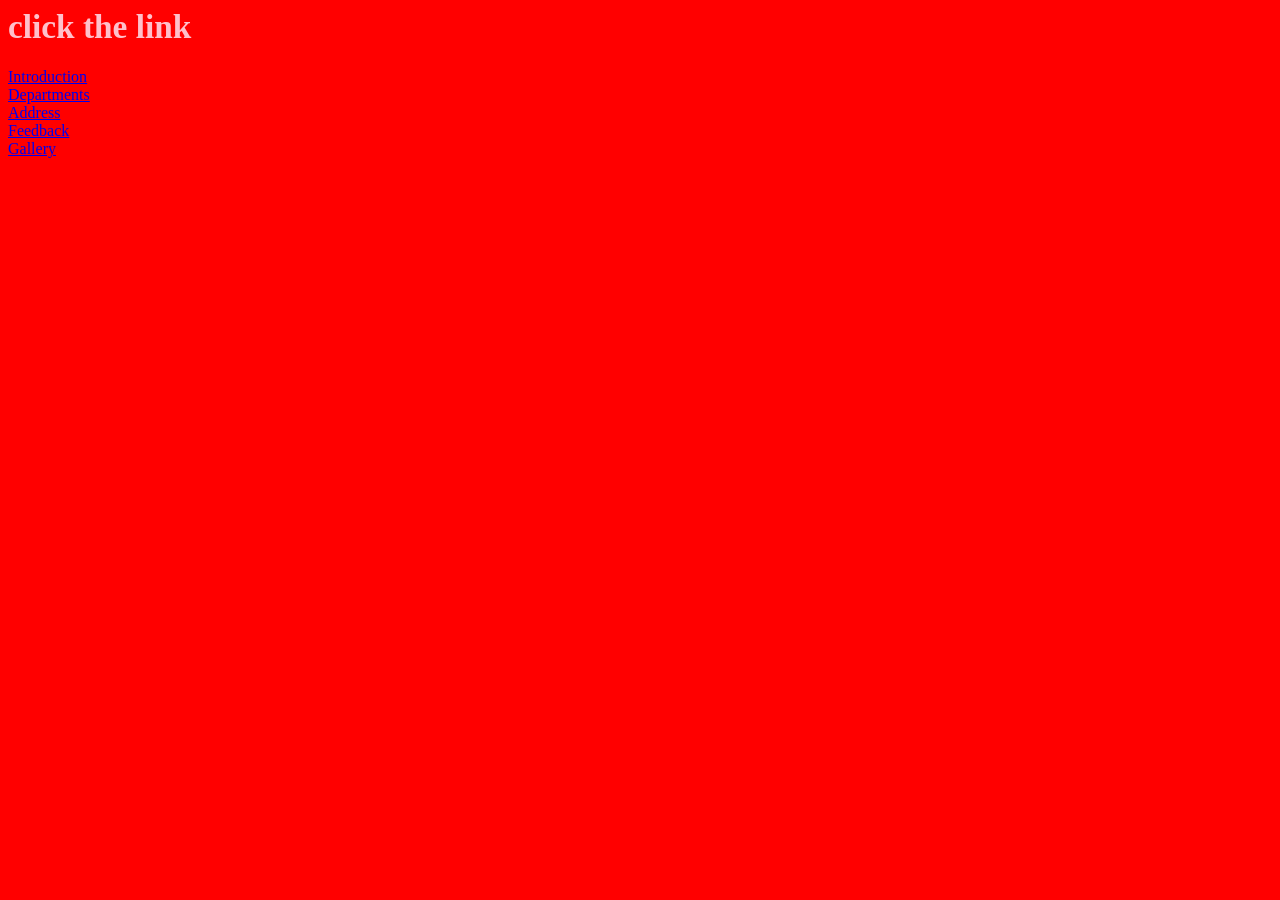
<file: lab-dashboard/lab-programs/week2/frame2.html>
<html>
<head><title>frame2</title>
<style type="text/css">
h1
{
font-size:25pt;color:pink
}
</style>
</head>
<body bgcolor="red">
<h1>click the link</h1>
<a href="intro.html" target=f3>Introduction</a><br>
<a href="dept.html" target=f3>Departments</a><br>
<a href="ad.html" target=f3>Address</a><br>
<a href="feed.html" target=f3>Feedback</a><br>
<a href="gall.html" target=f3>Gallery</a><br>
</body>
</html>
</file>
<file: lab-dashboard/style.css>
:root {
    --bg-page: #ffffff;
    --bg-subtle: #f9fafb;
    --bg-muted: #f3f4f6;
    --border-light: #e5e7eb;
    --border-dark: #d1d5db;
    --text-main: #111827;
    --text-muted: #4b5563;
    --text-dim: #9ca3af;
    --primary: #18181b;
    --primary-hover: #27272a;
    --accent: #2563eb;
    --accent-hover: #1d4ed8;
    --accent-subtle: #eff6ff;
    --radius-sm: 6px;
    --radius-md: 10px;
    --radius-lg: 14px;
}

* {
    margin: 0;
    padding: 0;
    box-sizing: border-box;
}

body {
    font-family: 'Inter', -apple-system, BlinkMacSystemFont, "Segoe UI", Roboto, sans-serif;
    background-color: var(--bg-page);
    color: var(--text-main);
    -webkit-font-smoothing: antialiased;
    -moz-osx-font-smoothing: grayscale;
    line-height: 1.5;
}

/* ── TOP HEADER / NAV ── */
.header {
    position: sticky;
    top: 0;
    z-index: 50;
    background: #ffffff;
    border-bottom: 1px solid var(--border-light);
}

.header-inner {
    max-width: 1200px;
    margin: 0 auto;
    padding: 16px 24px;
    display: flex;
    justify-content: space-between;
    align-items: center;
}

.brand {
    display: flex;
    align-items: center;
    gap: 12px;
    text-decoration: none;
    color: var(--text-main);
}

.brand-logo {
    width: 32px;
    height: 32px;
    background: var(--primary);
    color: #ffffff;
    border-radius: var(--radius-sm);
    display: flex;
    align-items: center;
    justify-content: center;
    font-family: 'JetBrains Mono', monospace;
    font-weight: 700;
    font-size: 0.85rem;
}

.brand-title {
    font-size: 0.92rem;
    font-weight: 700;
    letter-spacing: -0.01em;
}

.brand-sub {
    font-size: 0.75rem;
    color: var(--text-muted);
    display: block;
}

.student-pill {
    display: flex;
    align-items: center;
    gap: 8px;
    background: var(--bg-subtle);
    border: 1px solid var(--border-light);
    padding: 6px 12px;
    border-radius: 100px;
    font-size: 0.8rem;
    color: var(--text-muted);
}

.student-pill strong {
    color: var(--text-main);
    font-weight: 600;
}

/* ── HERO ── */
.hero-wrapper {
    border-bottom: 1px solid var(--border-light);
}

.hero {
    max-width: 1200px;
    margin: 0 auto;
    padding: 64px 24px 48px;
}

.hero-tag {
    display: inline-flex;
    align-items: center;
    gap: 6px;
    font-size: 0.75rem;
    font-weight: 600;
    text-transform: uppercase;
    letter-spacing: 0.05em;
    color: var(--accent);
    background: var(--accent-subtle);
    border: 1px solid #dbeafe;
    padding: 4px 10px;
    border-radius: var(--radius-sm);
    margin-bottom: 20px;
}

.hero h1 {
    font-size: clamp(2.2rem, 4.5vw, 3.4rem);
    font-weight: 800;
    letter-spacing: -0.035em;
    line-height: 1.15;
    color: var(--text-main);
    margin-bottom: 16px;
    max-width: 900px;
}

.hero p {
    font-size: 1.05rem;
    color: var(--text-muted);
    max-width: 720px;
    line-height: 1.6;
    margin-bottom: 36px;
}

.meta-stats {
    display: flex;
    gap: 32px;
    flex-wrap: wrap;
}

.stat-item {
    display: flex;
    flex-direction: column;
}

.stat-num {
    font-size: 1.5rem;
    font-weight: 800;
    color: var(--text-main);
    letter-spacing: -0.02em;
    line-height: 1.2;
}

.stat-lbl {
    font-size: 0.75rem;
    color: var(--text-dim);
    font-weight: 500;
    text-transform: uppercase;
    letter-spacing: 0.04em;
}

/* ── FILTER TABS ── */
.controls-wrap {
    max-width: 1200px;
    margin: 36px auto 24px;
    padding: 0 24px;
    display: flex;
    justify-content: space-between;
    align-items: center;
    flex-wrap: wrap;
    gap: 16px;
}

.filters {
    display: flex;
    gap: 8px;
    flex-wrap: wrap;
}

.filter-btn {
    background: var(--bg-page);
    border: 1px solid var(--border-light);
    color: var(--text-muted);
    padding: 8px 16px;
    border-radius: var(--radius-sm);
    font-size: 0.84rem;
    font-weight: 500;
    font-family: inherit;
    cursor: pointer;
    transition: all 0.15s ease;
}

.filter-btn:hover {
    color: var(--text-main);
    border-color: var(--border-dark);
    background: var(--bg-subtle);
}

.filter-btn.active {
    background: var(--primary);
    color: #ffffff;
    border-color: var(--primary);
    font-weight: 600;
}

.programs-count {
    font-size: 0.84rem;
    color: var(--text-muted);
    font-weight: 500;
}

/* ── PROGRAM CARDS GRID ── */
.grid-section {
    max-width: 1200px;
    margin: 0 auto;
    padding: 0 24px 80px;
}

.cards-grid {
    display: grid;
    grid-template-columns: repeat(auto-fill, minmax(350px, 1fr));
    gap: 24px;
}

.program-card {
    background: #ffffff;
    border: 1px solid var(--border-light);
    border-radius: var(--radius-md);
    padding: 24px;
    display: flex;
    flex-direction: column;
    justify-content: space-between;
    transition: border-color 0.2s ease, box-shadow 0.2s ease, transform 0.2s ease;
}

.program-card:hover {
    border-color: var(--border-dark);
    box-shadow: 0 8px 24px rgba(0, 0, 0, 0.05);
    transform: translateY(-2px);
}

.card-header {
    display: flex;
    justify-content: space-between;
    align-items: center;
    margin-bottom: 16px;
}

.week-badge {
    font-family: 'JetBrains Mono', monospace;
    font-size: 0.72rem;
    font-weight: 600;
    color: var(--accent);
    background: var(--accent-subtle);
    border: 1px solid #dbeafe;
    padding: 3px 8px;
    border-radius: 4px;
}

.tech-badge {
    font-size: 0.72rem;
    font-weight: 500;
    color: var(--text-dim);
    text-transform: uppercase;
    letter-spacing: 0.04em;
}

.card-title {
    font-size: 1.25rem;
    font-weight: 700;
    letter-spacing: -0.02em;
    color: var(--text-main);
    margin-bottom: 8px;
    line-height: 1.3;
}

.card-desc {
    font-size: 0.88rem;
    color: var(--text-muted);
    line-height: 1.6;
    margin-bottom: 20px;
    flex-grow: 1;
}

.tags-list {
    display: flex;
    gap: 6px;
    flex-wrap: wrap;
    margin-bottom: 20px;
}

.tag {
    font-size: 0.72rem;
    font-weight: 500;
    color: var(--text-muted);
    background: var(--bg-muted);
    padding: 3px 8px;
    border-radius: 4px;
}

.card-action {
    display: flex;
    align-items: center;
    justify-content: space-between;
    padding-top: 16px;
    border-top: 1px solid var(--border-light);
}

.card-meta-text {
    font-size: 0.75rem;
    color: var(--text-dim);
    font-weight: 500;
}

.btn-open {
    display: inline-flex;
    align-items: center;
    gap: 6px;
    font-size: 0.84rem;
    font-weight: 600;
    color: #ffffff;
    background: var(--primary);
    text-decoration: none;
    padding: 8px 14px;
    border-radius: var(--radius-sm);
    transition: background 0.15s ease;
}

.btn-open:hover {
    background: var(--primary-hover);
}

.btn-open svg {
    width: 14px;
    height: 14px;
    transition: transform 0.15s ease;
}

.btn-open:hover svg {
    transform: translateX(2px);
}

/* ── FOOTER ── */
.footer {
    border-top: 1px solid var(--border-light);
    background: var(--bg-subtle);
    padding: 40px 24px;
}

.footer-inner {
    max-width: 1200px;
    margin: 0 auto;
    display: flex;
    justify-content: space-between;
    align-items: center;
    flex-wrap: wrap;
    gap: 16px;
}

.footer-left {
    font-size: 0.84rem;
    color: var(--text-muted);
}

.footer-left strong {
    color: var(--text-main);
}

.footer-right {
    font-size: 0.8rem;
    color: var(--text-dim);
    text-align: right;
}

@media (max-width: 768px) {
    .cards-grid {
        grid-template-columns: 1fr;
    }
    .header-inner {
        flex-direction: column;
        align-items: flex-start;
        gap: 12px;
    }
    .student-pill span {
        display: none;
    }
    .footer-inner {
        flex-direction: column;
        align-items: flex-start;
    }
    .footer-right {
        text-align: left;
    }
}
</file>
